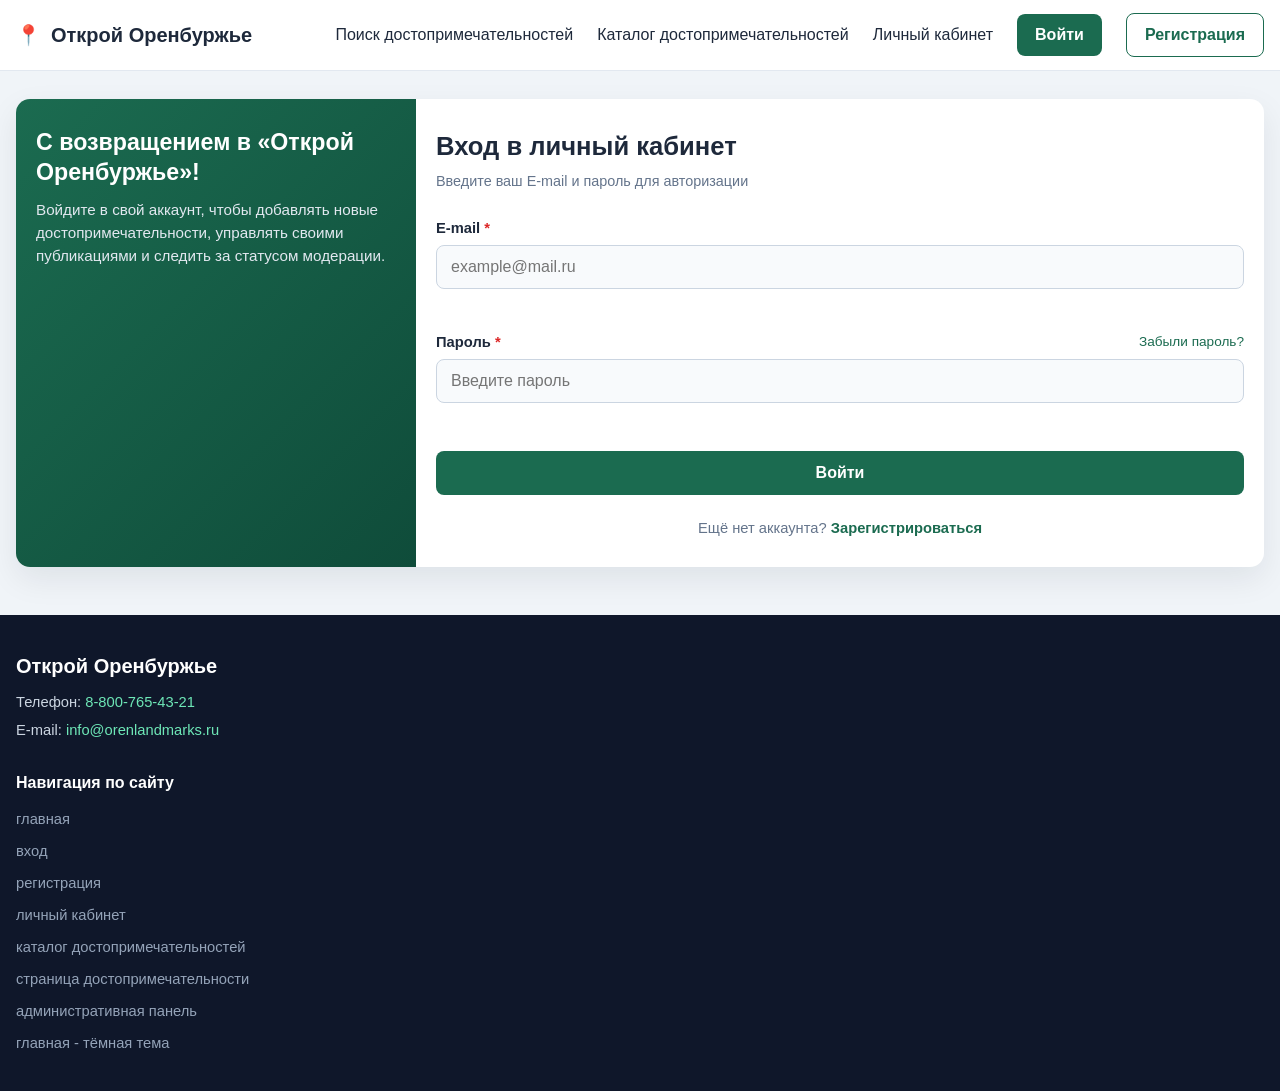
<file: loginn.html>
<!DOCTYPE html>
<html lang="ru">
<head>
    <meta charset="UTF-8">
    <meta name="viewport" content="width=device-width, initial-scale=1.0">
    <title>Вход в личный кабинет — Открой Оренбуржье</title>
    <link rel="stylesheet" href="loggin.css">
</head>
<body>

    <!-- Шапка сайта -->
    <header class="header">
        <div class="container header__inner">
            <a href="index.html" id="logo" class="logo">
                <span class="logo__icon">📍</span>
                <span class="logo__text">Открой Оренбуржье</span>
            </a>

            <!-- Бургер-меню на чистом CSS -->
            <input type="checkbox" id="burger-toggle" class="burger-checkbox" aria-label="Открыть меню">
            <label for="burger-toggle" class="burger-btn">
                <span></span>
                <span></span>
                <span></span>
            </label>

            <nav id="main-nav" class="nav">
                <ul class="nav__list">
                    <li><a href="index.html#search-section" id="go-to-search" class="nav__link">Поиск достопримечательностей</a></li>
                    <li><a href="catalog.html" id="nav-catalog" class="nav__link">Каталог достопримечательностей</a></li>
                    <li><a href="profile.html" id="nav-profile" class="nav__link">Личный кабинет</a></li>
                    <li><a href="login.html" id="nav-login" class="nav__btn nav__btn--primary active">Войти</a></li>
                    <li><a href="register.html" id="nav-register" class="nav__btn nav__btn--outline">Регистрация</a></li>
                </ul>
            </nav>
        </div>
    </header>

    <!-- Основной контент -->
    <main class="main auth-main">
        <div class="container">
            <section class="auth-card auth-card--login">
                <div class="auth-card__info">
                    <h1 class="auth-card__title">С возвращением в «Открой Оренбуржье»!</h1>
                    <p class="auth-card__subtitle">
                        Войдите в свой аккаунт, чтобы добавлять новые достопримечательности, управлять своими публикациями и следить за статусом модерации.
                    </p>
                    <ul class="auth-card__perks">
                        <li>✓ Быстрая загрузка фотографий и координат</li>
                        <li>✓ Доступ к редактированию ваших мест</li>
                        <li>✓ Настройка темы оформления профиля</li>
                    </ul>
                </div>

                <div class="auth-card__form-wrapper">
                    <h2 class="form-heading">Вход в личный кабинет</h2>
                    <p class="form-subheading">Введите ваш E-mail и пароль для авторизации</p>

                    <form id="login-form" class="reg-form" action="profile.html" method="get">
                        
                        <!-- Поле E-mail -->
                        <div class="form-group">
                            <label for="login-email" class="form-label">E-mail <span class="req">*</span></label>
                            <input type="email" id="login-email" name="email" class="form-input" placeholder="example@mail.ru" required>
                            <div class="validation-messages">
                                <span class="msg msg--empty">Введите ваш E-mail</span>
                                <span class="msg msg--invalid">Некорректный формат электронной почты</span>
                                <span class="msg msg--valid">E-mail введён корректно</span>
                            </div>
                        </div>

                        <!-- Поле Пароль -->
                        <div class="form-group">
                            <div class="label-row">
                                <label for="login-password" class="form-label">Пароль <span class="req">*</span></label>
                                <a href="#forgot-modal" id="forgot-password-link" class="forgot-link">Забыли пароль?</a>
                            </div>
                            <input type="password" id="login-password" name="password" class="form-input" placeholder="Введите пароль" minlength="6" required>
                            <div class="validation-messages">
                                <span class="msg msg--empty">Введите пароль</span>
                                <span class="msg msg--invalid">Пароль должен содержать минимум 6 символов</span>
                                <span class="msg msg--valid">Пароль соответствует формату</span>
                            </div>
                        </div>

                        <!-- Кнопка «Войти» -->
                        <button type="submit" id="login-submit" class="btn-submit">Войти</button>

                        <p class="auth-redirect">
                            Ещё нет аккаунта? <a href="register.html">Зарегистрироваться</a>
                        </p>
                    </form>
                </div>
            </section>
        </div>
    </main>

    <!-- Модальное окно восстановления пароля на чистом CSS (:target) -->
    <div id="forgot-modal" class="css-modal">
        <div class="css-modal__content">
            <a href="#" class="css-modal__close" aria-label="Закрыть">&times;</a>
            <h3 class="css-modal__title">Восстановление пароля</h3>
            <p class="css-modal__text">Укажите E-mail, который вы использовали при регистрации. Мы отправим инструкцию для сброса пароля.</p>
            <form action="#" class="reg-form">
                <div class="form-group">
                    <label for="reset-email" class="form-label">Ваш E-mail</label>
                    <input type="email" id="reset-email" class="form-input" placeholder="example@mail.ru" required>
                </div>
                <button type="submit" class="btn-submit">Отправить ссылку</button>
            </form>
        </div>
    </div>

    <!-- Подвал сайта -->
    <footer id="footer" class="footer">
        <div class="container footer__inner">
            <div class="footer__contacts">
                <div class="footer__brand">Открой Оренбуржье</div>
                <p>Телефон: <a href="tel:88007654321">8-800-765-43-21</a></p>
                <p>E-mail: <a href="mailto:info@orenlandmarks.ru">info@orenlandmarks.ru</a></p>
            </div>

            <div class="footer__nav">
                <h3 class="footer__title">Навигация по сайту</h3>
                <ul class="footer__list">
                    <li><a href="index.html">главная</a></li>
                    <li><a href="login.html">вход</a></li>
                    <li><a href="register.html">регистрация</a></li>
                    <li><a href="profile.html">личный кабинет</a></li>
                    <li><a href="catalog.html">каталог достопримечательностей</a></li>
                    <li><a href="landmark.html">страница достопримечательности</a></li>
                    <li><a href="admin.html">административная панель</a></li>
                    <li><a href="index_dark.html">главная - тёмная тема</a></li>
                </ul>
            </div>
        </div>
    </footer>

</body>
</html>
</file>
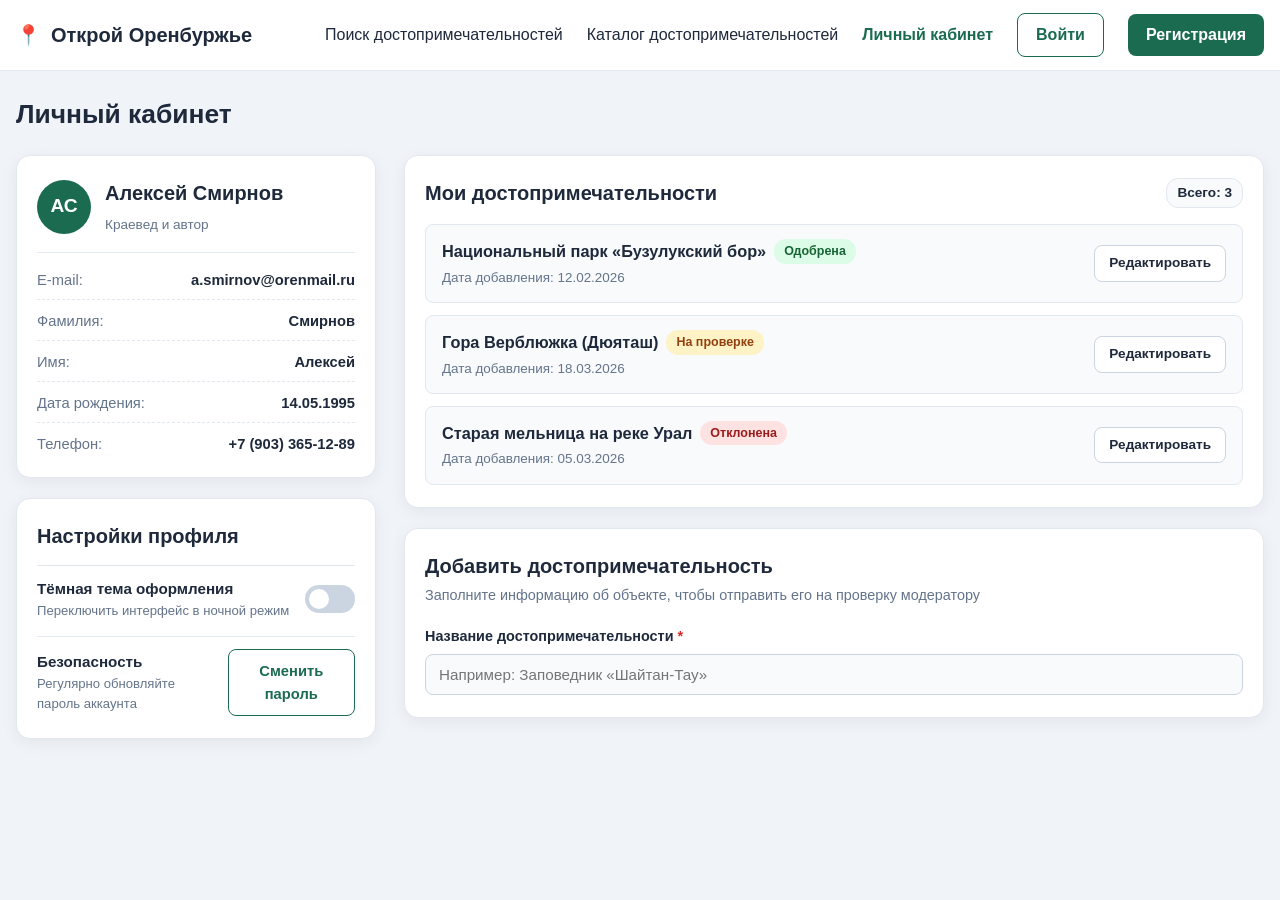
<file: profile.html>
<!DOCTYPE html>
<html lang="ru">
<head>
    <meta charset="UTF-8">
    <meta name="viewport" content="width=device-width, initial-scale=1.0">
    <title>Личный кабинет — Открой Оренбуржье</title>
    <link rel="stylesheet" href="proofile.css">
</head>
<body>

    <div id="profile-page" class="page-wrapper">

        <!-- Шапка сайта -->
        <header class="header">
            <div class="container header__inner">
                <a href="index.html" id="logo" class="logo">
                    <span class="logo__icon">📍</span>
                    <span class="logo__text">Открой Оренбуржье</span>
                </a>

                <!-- Бургер-меню на чистом CSS -->
                <input type="checkbox" id="burger-toggle" class="burger-checkbox" aria-label="Открыть меню">
                <label for="burger-toggle" class="burger-btn">
                    <span></span>
                    <span></span>
                    <span></span>
                </label>

                <nav id="main-nav" class="nav">
                    <ul class="nav__list">
                        <li><a href="index.html#search-section" id="go-to-search" class="nav__link">Поиск достопримечательностей</a></li>
                        <li><a href="catalog.html" id="nav-catalog" class="nav__link">Каталог достопримечательностей</a></li>
                        <li><a href="profile.html" id="nav-profile" class="nav__link active">Личный кабинет</a></li>
                        <li><a href="login.html" id="nav-login" class="nav__btn nav__btn--outline">Войти</a></li>
                        <li><a href="register.html" id="nav-register" class="nav__btn nav__btn--primary">Регистрация</a></li>
                    </ul>
                </nav>
            </div>
        </header>

        <!-- Основной контент -->
        <main class="main profile-main">
            <div class="container">
                <h1 class="page-title">Личный кабинет</h1>

                <div class="profile-layout">

                    <!-- Левая колонка: Данные пользователя и Настройки -->
                    <div class="profile-sidebar">

                        <!-- 4.1. Информация о пользователе -->
                        <section id="user-info" class="card">
                            <div class="user-header">
                                <div class="user-avatar" aria-hidden="true">АС</div>
                                <div>
                                    <h2 class="card__title">Алексей Смирнов</h2>
                                    <span class="user-role">Краевед и автор</span>
                                </div>
                            </div>

                            <ul class="user-details">
                                <li>
                                    <span class="detail-label">E-mail:</span>
                                    <span class="detail-value">a.smirnov@orenmail.ru</span>
                                </li>
                                <li>
                                    <span class="detail-label">Фамилия:</span>
                                    <span class="detail-value">Смирнов</span>
                                </li>
                                <li>
                                    <span class="detail-label">Имя:</span>
                                    <span class="detail-value">Алексей</span>
                                </li>
                                <li>
                                    <span class="detail-label">Дата рождения:</span>
                                    <span class="detail-value">14.05.1995</span>
                                </li>
                                <li>
                                    <span class="detail-label">Телефон:</span>
                                    <span class="detail-value">+7 (903) 365-12-89</span>
                                </li>
                            </ul>
                        </section>

                        <!-- 4.4. Настройки профиля -->
                        <section id="profile-settings" class="card">
                            <h2 class="card__title">Настройки профиля</h2>

                            <div class="settings-list">
                                <!-- Переключатель темы на чистом CSS -->
                                <div class="setting-item">
                                    <div class="setting-item__info">
                                        <span class="setting-item__name">Тёмная тема оформления</span>
                                        <span class="setting-item__desc">Переключить интерфейс в ночной режим</span>
                                    </div>
                                    <label class="theme-switch" for="theme-toggle" title="Переключить тему">
                                        <input type="checkbox" id="theme-toggle" class="theme-switch__checkbox">
                                        <span class="theme-switch__slider"></span>
                                    </label>
                                </div>

                                <!-- Кнопка смены пароля -->
                                <div class="setting-item">
                                    <div class="setting-item__info">
                                        <span class="setting-item__name">Безопасность</span>
                                        <span class="setting-item__desc">Регулярно обновляйте пароль аккаунта</span>
                                    </div>
                                    <a href="#password-modal" id="change-password-btn" class="btn btn--outline">Сменить пароль</a>
                                </div>
                            </div>
                        </section>

                    </div>

                    <!-- Правая колонка: Мои достопримечательности и Форма добавления -->
                    <div class="profile-content">

                        <!-- 4.2. Мои достопримечательности -->
                        <section id="my-landmarks" class="card">
                            <div class="card__header">
                                <h2 class="card__title">Мои достопримечательности</h2>
                                <span class="badge-count">Всего: 3</span>
                            </div>

                            <div class="my-landmarks-list">
                                <!-- Элемент 1: Одобрена -->
                                <article class="my-landmark-item">
                                    <div class="my-landmark-item__info">
                                        <div class="my-landmark-item__top">
                                            <h3 class="my-landmark-item__title">Национальный парк «Бузулукский бор»</h3>
                                            <span class="status-badge status-badge--approved">Одобрена</span>
                                        </div>
                                        <p class="my-landmark-item__date">Дата добавления: 12.02.2026</p>
                                    </div>
                                    <a href="#add-landmark-form" class="btn btn--small">Редактировать</a>
                                </article>

                                <!-- Элемент 2: На проверке -->
                                <article class="my-landmark-item">
                                    <div class="my-landmark-item__info">
                                        <div class="my-landmark-item__top">
                                            <h3 class="my-landmark-item__title">Гора Верблюжка (Дюяташ)</h3>
                                            <span class="status-badge status-badge--pending">На проверке</span>
                                        </div>
                                        <p class="my-landmark-item__date">Дата добавления: 18.03.2026</p>
                                    </div>
                                    <a href="#add-landmark-form" class="btn btn--small">Редактировать</a>
                                </article>

                                <!-- Элемент 3: Отклонена -->
                                <article class="my-landmark-item">
                                    <div class="my-landmark-item__info">
                                        <div class="my-landmark-item__top">
                                            <h3 class="my-landmark-item__title">Старая мельница на реке Урал</h3>
                                            <span class="status-badge status-badge--rejected">Отклонена</span>
                                        </div>
                                        <p class="my-landmark-item__date">Дата добавления: 05.03.2026</p>
                                    </div>
                                    <a href="#add-landmark-form" class="btn btn--small">Редактировать</a>
                                </article>
                            </div>
                        </section>

                        <!-- 4.3. Форма добавления достопримечательности -->
                        <section class="card">
                            <h2 class="card__title">Добавить достопримечательность</h2>
                            <p class="card__subtitle">Заполните информацию об объекте, чтобы отправить его на проверку модератору</p>

                            <form id="add-landmark-form" class="landmark-form" action="#my-landmarks" method="get">
                                
                                <!-- Название достопримечательности -->
                                <div class="form-group">
                                    <label for="landmark-title" class="form-label">Название достопримечательности <span class="req">*</span></label>
                                    <input type="text" id="landmark-title" name="title" class="form-input" placeholder="Например: Заповедник «Шайтан-Тау»" required>
</file>
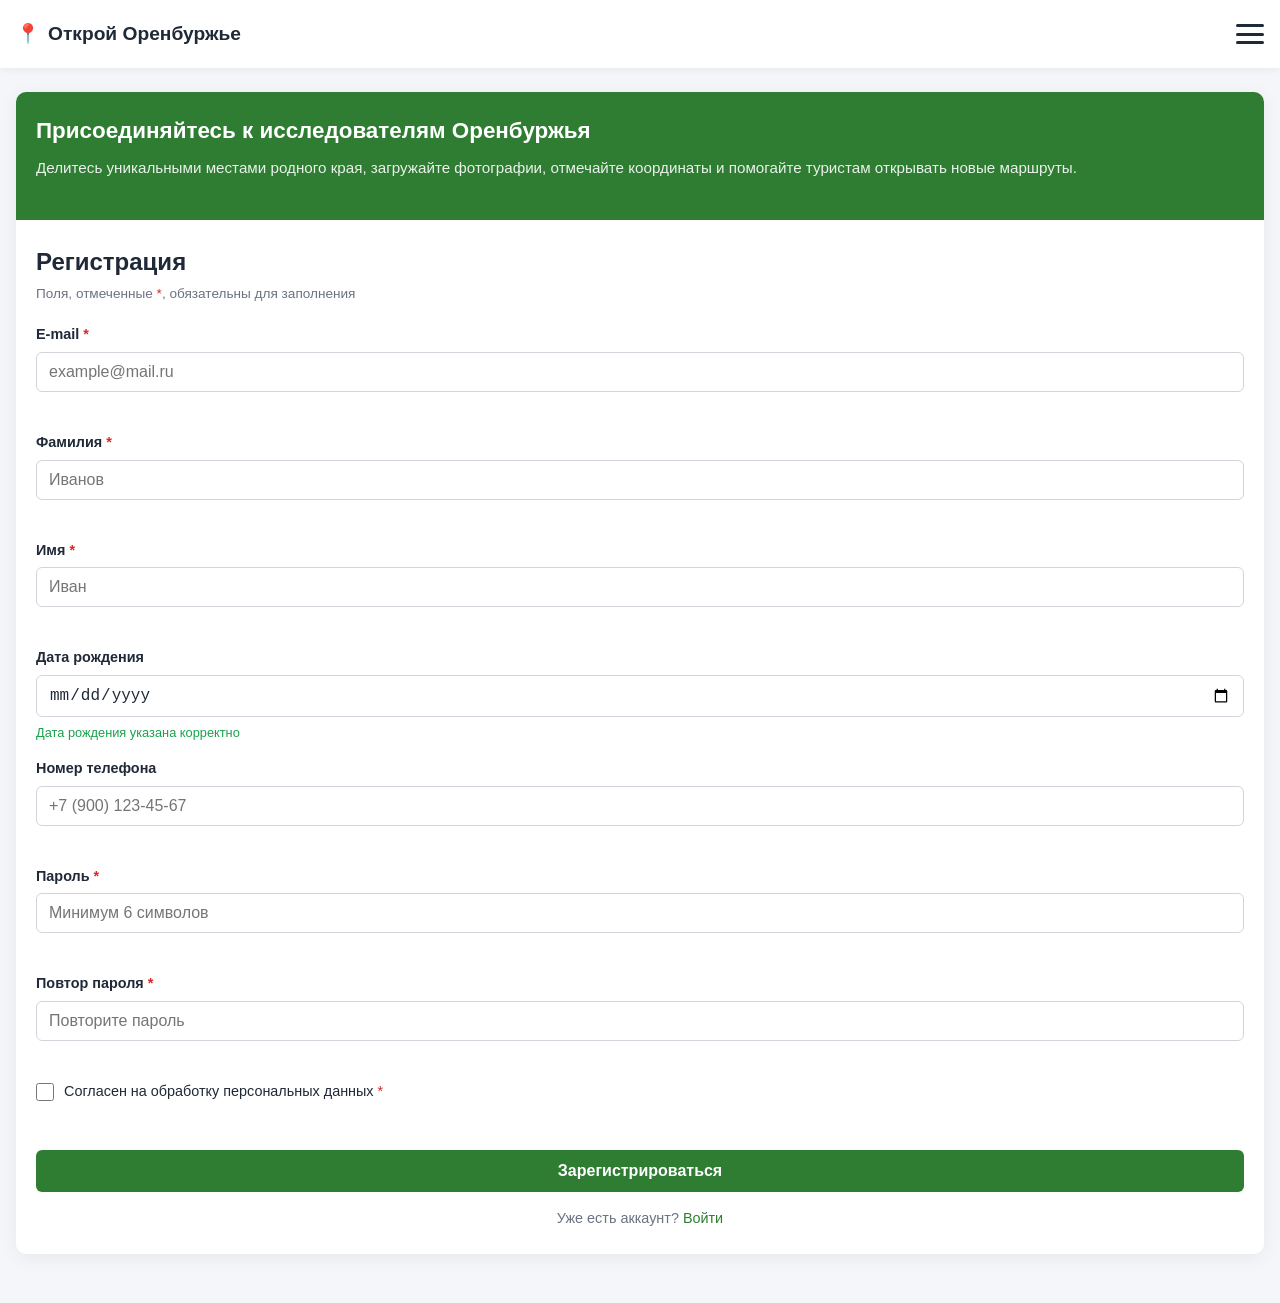
<file: reg.html>
<!DOCTYPE html>
<html lang="ru">
<head>
    <meta charset="UTF-8">
    <meta name="viewport" content="width=device-width, initial-scale=1.0">
    <title>Регистрация — Открой Оренбуржье</title>
    <link rel="stylesheet" href="reg.css">
</head>
<body>

    <!-- Шапка сайта (единая для всех страниц) -->
    <header class="header">
        <div class="container header__inner">
            <a href="index.html" id="logo" class="logo">
                <span class="logo__icon">📍</span>
                <span class="logo__text">Открой Оренбуржье</span>
            </a>

            <!-- Бургер-меню на чистом CSS -->
            <input type="checkbox" id="burger-toggle" class="burger-checkbox" aria-label="Открыть меню">
            <label for="burger-toggle" class="burger-btn">
                <span></span>
                <span></span>
                <span></span>
            </label>

            <nav id="main-nav" class="nav">
                <ul class="nav__list">
                    <li><a href="index.html#search-section" id="go-to-search" class="nav__link">Поиск достопримечательностей</a></li>
                    <li><a href="catalog.html" id="nav-catalog" class="nav__link">Каталог достопримечательностей</a></li>
                    <li><a href="profile.html" id="nav-profile" class="nav__link">Личный кабинет</a></li>
                    <li><a href="login.html" id="nav-login" class="nav__btn nav__btn--outline">Войти</a></li>
                    <li><a href="register.html" id="nav-register" class="nav__btn nav__btn--primary active">Регистрация</a></li>
                </ul>
            </nav>
        </div>
    </header>

    <!-- Основной контент -->
    <main class="main auth-main">
        <div class="container">
            <section class="auth-card">
                <div class="auth-card__info">
                    <h1 class="auth-card__title">Присоединяйтесь к исследователям Оренбуржья</h1>
                    <p class="auth-card__subtitle">
                        Делитесь уникальными местами родного края, загружайте фотографии, отмечайте координаты и помогайте туристам открывать новые маршруты.
                    </p>
                    <ul class="auth-card__perks">
                        <li>✓ Добавление новых достопримечательностей</li>
                        <li>✓ Ведение личной коллекции маршрутов</li>
                        <li>✓ Оценка мест и публикация отзывов</li>
                    </ul>
                </div>

                <div class="auth-card__form-wrapper">
                    <h2 class="form-heading">Регистрация</h2>
                    <p class="form-subheading">Поля, отмеченные <span class="req">*</span>, обязательны для заполнения</p>

                    <form id="register-form" class="reg-form" action="profile.html" method="get">
                        
                        <!-- E-mail (обязательное) -->
                        <div class="form-group">
                            <label for="reg-email" class="form-label">E-mail <span class="req">*</span></label>
                            <input type="email" id="reg-email" name="email" class="form-input" placeholder="example@mail.ru" required>
                            <div class="validation-messages">
                                <span class="msg msg--empty">Поле E-mail обязательно для заполнения</span>
                                <span class="msg msg--invalid">Введите корректный адрес электронной почты (например, user@domain.ru)</span>
                                <span class="msg msg--valid">E-mail заполнен корректно</span>
                            </div>
                        </div>

                        <!-- Фамилия и Имя (группируются в 2 колонки на десктопе) -->
                        <div class="form-row">
                            <div class="form-group">
                                <label for="reg-lastname" class="form-label">Фамилия <span class="req">*</span></label>
                                <input type="text" id="reg-lastname" name="lastname" class="form-input" placeholder="Иванов" pattern="[А-Яа-яЁёA-Za-z\s\-]{2,}" required>
                                <div class="validation-messages">
                                    <span class="msg msg--empty">Укажите вашу фамилию</span>
                                    <span class="msg msg--invalid">Минимум 2 буквы, без цифр и спецсимволов</span>
                                    <span class="msg msg--valid">Фамилия указана корректно</span>
                                </div>
                            </div>

                            <div class="form-group">
                                <label for="reg-firstname" class="form-label">Имя <span class="req">*</span></label>
                                <input type="text" id="reg-firstname" name="firstname" class="form-input" placeholder="Иван" pattern="[А-Яа-яЁёA-Za-z\s\-]{2,}" required>
                                <div class="validation-messages">
                                    <span class="msg msg--empty">Укажите ваше имя</span>
                                    <span class="msg msg--invalid">Минимум 2 буквы, без цифр и спецсимволов</span>
                                    <span class="msg msg--valid">Имя указано корректно</span>
                                </div>
                            </div>
                        </div>

                        <!-- Дата рождения и Телефон (необязательные, в 2 колонки на десктопе) -->
                        <div class="form-row">
                            <div class="form-group">
                                <label for="reg-birthdate" class="form-label">Дата рождения</label>
                                <input type="date" id="reg-birthdate" name="birthdate" class="form-input" min="1920-01-01" max="2010-12-31">
                                <div class="validation-messages">
                                    <span class="msg msg--invalid">Выберите корректную дату (возраст от 16 лет)</span>
                                    <span class="msg msg--valid">Дата рождения указана корректно</span>
                                </div>
                            </div>

                            <div class="form-group">
                                <label for="reg-phone" class="form-label">Номер телефона</label>
                                <input type="tel" id="reg-phone" name="phone" class="form-input" placeholder="+7 (900) 123-45-67" pattern="^(\+7|8)[\s\-]?\(?\d{3}\)?[\s\-]?\d{3}[\s\-]?\d{2}[\s\-]?\d{2}$">
                                <div class="validation-messages">
                                    <span class="msg msg--invalid">Формат: +7 (900) 123-45-67 или 89001234567</span>
                                    <span class="msg msg--valid">Номер телефона заполнен корректно</span>
                                </div>
                            </div>
                        </div>

                        <!-- Пароль и Повтор пароля -->
                        <div class="form-row">
                            <div class="form-group">
                                <label for="reg-password" class="form-label">Пароль <span class="req">*</span></label>
                                <input type="password" id="reg-password" name="password" class="form-input" placeholder="Минимум 6 символов" minlength="6" required>
                                <div class="validation-messages">
                                    <span class="msg msg--empty">Придумайте пароль</span>
                                    <span class="msg msg--invalid">Пароль должен содержать минимум 6 символов</span>
                                    <span class="msg msg--valid">Надёжный пароль</span>
                                </div>
                            </div>

                            <div class="form-group">
                                <label for="reg-password-confirm" class="form-label">Повтор пароля <span class="req">*</span></label>
                                <input type="password" id="reg-password-confirm" name="password_confirm" class="form-input" placeholder="Повторите пароль" minlength="6" required>
                                <div class="validation-messages">
                                    <span class="msg msg--empty">Повторите введённый пароль</span>
                                    <span class="msg msg--invalid">Длина пароля должна быть не менее 6 символов</span>
                                    <span class="msg msg--valid">Поле заполнено корректно</span>
                                </div>
                            </div>
                        </div>

                        <!-- Чекбокс согласия (обязательный) -->
                        <div class="form-group form-group--checkbox">
                            <label class="checkbox-label" for="reg-consent">
                                <input type="checkbox" id="reg-consent" name="consent" class="form-checkbox" required>
                                <span>Согласен на обработку персональных данных <span class="req">*</span></span>
                            </label>
                            <div class="validation-messages">
                                <span class="msg msg--empty">Необходимо дать согласие на обработку данных</span>
                                <span class="msg msg--valid">Согласие подтверждено</span>
                            </div>
                        </div>

                        <!-- Кнопка отправки -->
                        <button type="submit" id="reg-submit" class="btn-submit">Зарегистрироваться</button>

                        <p class="auth-redirect">
                            Уже есть аккаунт? <a href="login.html">Войти</a>
                        </p>
                    </form>
                </div>
            </section>
        </div>
    </main>
</file>
<file: loggin.css>
/* ==========================================================================
   БАЗОВЫЕ НАСТРОЙКИ И ЦВЕТОВАЯ ПАЛИТРА
   ========================================================================== */
   :root {
    --bg-page: #f0f4f8;
    --bg-card: #ffffff;
    --primary: #1b6b50;         /* Глубокий изумрудно-хвойный (Бузулукский бор) */
    --primary-hover: #134e3a;
    --accent-gold: #d97706;     /* Степной янтарный акцент */
    --text-dark: #1e293b;
    --text-gray: #64748b;
    --border-light: #cbd5e1;
    
    --valid-color: #16a34a;
    --invalid-color: #dc2626;
    --warn-color: #d97706;
    
    --radius-lg: 14px;
    --radius-sm: 8px;
    --shadow-card: 0 12px 32px rgba(15, 23, 42, 0.08);
    --transition: 0.25s ease;
}

* {
    box-sizing: border-box;
    margin: 0;
    padding: 0;
}

body {
    font-family: 'Segoe UI', Tahoma, Geneva, Verdana, sans-serif;
    background-color: var(--bg-page);
    color: var(--text-dark);
    line-height: 1.5;
    min-height: 100vh;
    display: flex;
    flex-direction: column;
}

a {
    color: var(--primary);
    text-decoration: none;
    transition: color var(--transition);
}

a:hover {
    color: var(--primary-hover);
}

.container {
    width: 100%;
    max-width: 1280px;
    margin: 0 auto;
    padding: 0 16px;
}

/* ==========================================================================
   ШАПКА САЙТА И БУРГЕР-МЕНЮ (ЧИСТЫЙ CSS БЕЗ JS)
   ========================================================================== */
.header {
    background-color: var(--bg-card);
    border-bottom: 1px solid #e2e8f0;
    position: sticky;
    top: 0;
    z-index: 100;
}

.header__inner {
    display: flex;
    align-items: center;
    justify-content: space-between;
    min-height: 70px;
    flex-wrap: wrap;
}

.logo {
    display: flex;
    align-items: center;
    gap: 10px;
    font-size: 1.25rem;
    font-weight: 700;
    color: var(--text-dark);
}

.burger-checkbox {
    display: none;
}

.burger-btn {
    display: flex;
    flex-direction: column;
    justify-content: space-between;
    width: 28px;
    height: 20px;
    cursor: pointer;
}

.burger-btn span {
    display: block;
    height: 3px;
    width: 100%;
    background-color: var(--text-dark);
    border-radius: 3px;
    transition: var(--transition);
}

.nav {
    display: none;
    width: 100%;
    padding: 16px 0;
    border-top: 1px solid #e2e8f0;
}

.burger-checkbox:checked ~ .nav {
    display: block;
}

.burger-checkbox:checked + .burger-btn span:nth-child(1) {
    transform: translateY(8.5px) rotate(45deg);
}
.burger-checkbox:checked + .burger-btn span:nth-child(2) {
    opacity: 0;
}
.burger-checkbox:checked + .burger-btn span:nth-child(3) {
    transform: translateY(-8.5px) rotate(-45deg);
}

.nav__list {
    list-style: none;
    display: flex;
    flex-direction: column;
    gap: 12px;
}

.nav__link {
    color: var(--text-dark);
    font-weight: 500;
    display: block;
    padding: 6px 0;
}

.nav__btn {
    display: inline-block;
    padding: 9px 18px;
    border-radius: var(--radius-sm);
    font-weight: 600;
    text-align: center;
}

.nav__btn--outline {
    border: 1.5px solid var(--primary);
    color: var(--primary);
}

.nav__btn--outline:hover {
    background-color: var(--primary);
    color: #ffffff;
}

.nav__btn--primary {
    background-color: var(--primary);
    color: #ffffff;
}

.nav__btn--primary:hover {
    background-color: var(--primary-hover);
    color: #ffffff;
}

/* ==========================================================================
   ОСНОВНОЙ БЛОК ВХОДА (MOBILE-FIRST 360px)
   ========================================================================== */
.auth-main {
    flex: 1;
    display: flex;
    align-items: center;
    padding: 28px 0 48px;
}

.auth-card {
    background-color: var(--bg-card);
    border-radius: var(--radius-lg);
    box-shadow: var(--shadow-card);
    overflow: hidden;
    display: flex;
    flex-direction: column;
    width: 100%;
}

.auth-card__info {
    background: linear-gradient(135deg, var(--primary) 0%, #0f4c3a 100%);
    color: #ffffff;
    padding: 28px 20px;
}

.auth-card__title {
    font-size: 1.45rem;
    line-height: 1.3;
    margin-bottom: 12px;
}

.auth-card__subtitle {
    font-size: 0.95rem;
    color: #e2e8f0;
}

.auth-card__perks {
    display: none;
    list-style: none;
    margin-top: 24px;
    gap: 12px;
    font-size: 0.95rem;
    color: #f8fafc;
}

.auth-card__form-wrapper {
    padding: 28px 20px;
}

.form-heading {
    font-size: 1.6rem;
    color: var(--text-dark);
    margin-bottom: 6px;
}

.form-subheading {
    font-size: 0.9rem;
    color: var(--text-gray);
    margin-bottom: 24px;
}

.req {
    color: var(--invalid-color);
}

/* ==========================================================================
   ПОЛЯ ФОРМЫ И ВАЛИДАЦИЯ НА ЧИСТОМ CSS
   ========================================================================== */
.reg-form {
    display: flex;
    flex-direction: column;
    gap: 18px;
}

.form-group {
    display: flex;
    flex-direction: column;
    gap: 6px;
}

.label-row {
    display: flex;
    justify-content: space-between;
    align-items: center;
    gap: 8px;
}

.form-label {
    font-size: 0.92rem;
    font-weight: 600;
    color: var(--text-dark);
}

.forgot-link {
    font-size: 0.85rem;
    font-weight: 500;
    color: var(--primary);
}

.forgot-link:hover {
    text-decoration: underline;
}

.form-input {
    width: 100%;
    padding: 12px 14px;
    font-size: 1rem;
    border: 1.5px solid var(--border-light);
    border-radius: var(--radius-sm);
    background-color: #f8fafc;
    color: var(--text-dark);
    transition: all var(--transition);
}

.form-input:focus {
    outline: none;
    background-color: #ffffff;
    border-color: var(--primary);
    box-shadow: 0 0 0 3px rgba(27, 107, 80, 0.15);
}

/* Сообщения валидации */
.validation-messages {
    min-height: 18px;
    font-size: 0.82rem;
}

.msg {
    display: none;
}

.form-input:not(:placeholder-shown):valid {
    border-color: var(--valid-color);
    background-color: #f0fdf4;
}

.form-input:not(:placeholder-shown):valid + .validation-messages .msg--valid {
    display: block;
    color: var(--valid-color);
}

.form-input:not(:placeholder-shown):invalid {
    border-color: var(--invalid-color);
    background-color: #fef2f2;
}

.form-input:not(:placeholder-shown):invalid + .validation-messages .msg--invalid {
    display: block;
    color: var(--invalid-color);
}

.form-input:required:placeholder-shown:user-invalid + .validation-messages .msg--empty {
    display: block;
    color: var(--warn-color);
}

.btn-submit {
    margin-top: 6px;
    padding: 13px 24px;
    background-color: var(--primary);
    color: #ffffff;
    font-size: 1rem;
    font-weight: 600;
    border: none;
    border-radius: var(--radius-sm);
    cursor: pointer;
    transition: background-color var(--transition), transform 0.1s ease;
}

.btn-submit:hover {
    background-color: var(--primary-hover);
}

.btn-submit:active {
    transform: scale(0.99);
}

.auth-redirect {
    text-align: center;
    font-size: 0.92rem;
    color: var(--text-gray);
    margin-top: 4px;
}

.auth-redirect a {
    font-weight: 600;
}

/* ==========================================================================
   МОДАЛЬНОЕ ОКНО «ЗАБЫЛИ ПАРОЛЬ?» НА ЧИСТОМ CSS (:target)
   ========================================================================== */
.css-modal {
    position: fixed;
    inset: 0;
    background-color: rgba(15, 23, 42, 0.6);
    display: flex;
    align-items: center;
    justify-content: center;
    padding: 16px;
    opacity: 0;
    pointer-events: none;
    transition: opacity var(--transition);
    z-index: 200;
}

.css-modal:target {
    opacity: 1;
    pointer-events: auto;
}

.css-modal__content {
    background-color: var(--bg-card);
    border-radius: var(--radius-lg);
    padding: 28px 24px;
    width: 100%;
    max-width: 420px;
    position: relative;
    box-shadow: 0 20px 40px rgba(0, 0, 0, 0.2);
}

.css-modal__close {
    position: absolute;
    top: 12px;
    right: 16px;
    font-size: 1.7rem;
    line-height: 1;
    color: var(--text-gray);
}

.css-modal__close:hover {
    color: var(--text-dark);
}

.css-modal__title {
    font-size: 1.3rem;
    margin-bottom: 8px;
}

.css-modal__text {
    font-size: 0.9rem;
    color: var(--text-gray);
    margin-bottom: 18px;
}

/* ==========================================================================
   ПОДВАЛ САЙТА
   ========================================================================== */
.footer {
    background-color: #0f172a;
    color: #cbd5e1;
    padding: 36px 0;
    margin-top: auto;
}

.footer__inner {
    display: flex;
    flex-direction: column;
    gap: 24px;
}

.footer__brand {
    font-size: 1.25rem;
    font-weight: 700;
    color: #ffffff;
    margin-bottom: 10px;
}

.footer__contacts p {
    font-size: 0.92rem;
    margin-bottom: 6px;
}

.footer__contacts a {
    color: #6ee7b7;
}

.footer__title {
    font-size: 1rem;
    color: #ffffff;
    margin-bottom: 12px;
}

.footer__list {
    list-style: none;
    display: grid;
    grid-template-columns: 1fr;
    gap: 8px;
}

.footer__list a {
    color: #94a3b8;
    font-size: 0.92rem;
}

.footer__list a:hover {
    color: #ffffff;
}

/* ==========================================================================
   АДАПТИВНОСТЬ ДЛЯ ДЕСКТОПА (ОТ 992px ДО 1920px)
   ========================================================================== */
@media (min-width: 992px) {
    /* 1. Разворачиваем бургер-меню в горизонтальную панель */
    .burger-btn {
        display: none;
    }

    .nav {
        display: block;
        width: auto;
        padding: 0;
        border-top: none;
    }

    .nav__list {
        flex-direction: row;
        align-items: center;
        gap: 24px;
    }

    /* 2. Перестраиваем карточку входа в 2 колонки */
    .auth-card {
        display: grid;
        grid-template-columns: 400px 1fr;
</file>
<file: proofile.css>
:root {
    --bg-page: #f0f4f8;
    --bg-card: #ffffff;
    --bg-subtle: #f8fafc;
    --primary: #1b6b50;
    --primary-hover: #134e3a;
    --text-dark: #1e293b;
    --text-gray: #64748b;
    --border-color: #cbd5e1;
    --border-soft: #e2e8f0;
    
    --radius-lg: 14px;
    --radius-sm: 8px;
    --shadow-sm: 0 4px 16px rgba(15, 23, 42, 0.06);
    --transition: 0.25s ease;
}

/* Автоматическое переключение в тёмную тему при активации #theme-toggle */
.page-wrapper:has(#theme-toggle:checked) {
    --bg-page: #0f172a;
    --bg-card: #1e293b;
    --bg-subtle: #0f172a;
    --primary: #10b981;
    --primary-hover: #059669;
    --text-dark: #f1f5f9;
    --text-gray: #94a3b8;
    --border-color: #334155;
    --border-soft: #334155;
    --shadow-sm: 0 4px 20px rgba(0, 0, 0, 0.35);
}

* {
    box-sizing: border-box;
    margin: 0;
    padding: 0;
}

body {
    font-family: 'Segoe UI', Tahoma, Geneva, Verdana, sans-serif;
    line-height: 1.5;
}

.page-wrapper {
    background-color: var(--bg-page);
    color: var(--text-dark);
    min-height: 100vh;
    display: flex;
    flex-direction: column;
    transition: background-color var(--transition), color var(--transition);
}

a {
    color: var(--primary);
    text-decoration: none;
    transition: color var(--transition);
}

.container {
    width: 100%;
    max-width: 1320px;
    margin: 0 auto;
    padding: 0 16px;
}

/* ==========================================================================
   2. ШАПКА САЙТА И МОБИЛЬНОЕ БУРГЕР-МЕНЮ
   ========================================================================== */
.header {
    background-color: var(--bg-card);
    border-bottom: 1px solid var(--border-soft);
    position: sticky;
    top: 0;
    z-index: 100;
}

.header__inner {
    display: flex;
    align-items: center;
    justify-content: space-between;
    min-height: 70px;
    flex-wrap: wrap;
}

.logo {
    display: flex;
    align-items: center;
    gap: 10px;
    font-size: 1.25rem;
    font-weight: 700;
    color: var(--text-dark);
}

.burger-checkbox {
    display: none;
}

.burger-btn {
    display: flex;
    flex-direction: column;
    justify-content: space-between;
    width: 28px;
    height: 20px;
    cursor: pointer;
}

.burger-btn span {
    display: block;
    height: 3px;
    width: 100%;
    background-color: var(--text-dark);
    border-radius: 3px;
    transition: var(--transition);
}

.nav {
    display: none;
    width: 100%;
    padding: 16px 0;
    border-top: 1px solid var(--border-soft);
}

.burger-checkbox:checked ~ .nav {
    display: block;
}

.burger-checkbox:checked + .burger-btn span:nth-child(1) {
    transform: translateY(8.5px) rotate(45deg);
}
.burger-checkbox:checked + .burger-btn span:nth-child(2) {
    opacity: 0;
}
.burger-checkbox:checked + .burger-btn span:nth-child(3) {
    transform: translateY(-8.5px) rotate(-45deg);
}

.nav__list {
    list-style: none;
    display: flex;
    flex-direction: column;
    gap: 12px;
}

.nav__link {
    color: var(--text-dark);
    font-weight: 500;
    display: block;
    padding: 6px 0;
}

.nav__link.active {
    color: var(--primary);
    font-weight: 700;
}

.nav__btn {
    display: inline-block;
    padding: 9px 18px;
    border-radius: var(--radius-sm);
    font-weight: 600;
    text-align: center;
}

.nav__btn--outline {
    border: 1.5px solid var(--primary);
    color: var(--primary);
}

.nav__btn--primary {
    background-color: var(--primary);
    color: #ffffff;
}

/* ==========================================================================
   3. СЕТКА ЛИЧНОГО КАБИНЕТА И КАРТОЧКИ
   ========================================================================== */
.profile-main {
    flex: 1;
    padding: 24px 0 48px;
}

.page-title {
    font-size: 1.65rem;
    margin-bottom: 20px;
}

.profile-layout {
    display: flex;
    flex-direction: column; /* На мобильных: 1 колонка */
    gap: 20px;
}

.profile-sidebar,
.profile-content {
    display: flex;
    flex-direction: column;
    gap: 20px;
}

.card {
    background-color: var(--bg-card);
    border-radius: var(--radius-lg);
    padding: 22px 20px;
    box-shadow: var(--shadow-sm);
    border: 1px solid var(--border-soft);
}

.card__header {
    display: flex;
    justify-content: space-between;
    align-items: center;
    margin-bottom: 16px;
}

.card__title {
    font-size: 1.25rem;
    margin-bottom: 4px;
}

.card__header .card__title {
    margin-bottom: 0;
}

.card__subtitle {
    font-size: 0.9rem;
    color: var(--text-gray);
    margin-bottom: 20px;
}

/* ==========================================================================
   4. ИНФОРМАЦИЯ О ПОЛЬЗОВАТЕЛЕ И НАСТРОЙКИ
   ========================================================================== */
.user-header {
    display: flex;
    align-items: center;
    gap: 14px;
    padding-bottom: 16px;
    margin-bottom: 16px;
    border-bottom: 1px solid var(--border-soft);
}

.user-avatar {
    width: 54px;
    height: 54px;
    border-radius: 50%;
    background-color: var(--primary);
    color: #ffffff;
    font-weight: 700;
    font-size: 1.2rem;
    display: flex;
    align-items: center;
    justify-content: center;
    flex-shrink: 0;
}

.user-role {
    font-size: 0.85rem;
    color: var(--text-gray);
}

.user-details {
    list-style: none;
    display: flex;
    flex-direction: column;
    gap: 10px;
    font-size: 0.92rem;
}

.user-details li {
    display: flex;
    justify-content: space-between;
    gap: 12px;
    padding-bottom: 8px;
    border-bottom: 1px dashed var(--border-soft);
}

.user-details li:last-child {
    border-bottom: none;
    padding-bottom: 0;
}

.detail-label {
    color: var(--text-gray);
}

.detail-value {
    font-weight: 600;
    text-align: right;
}

/* Настройки и переключатель темы */
.settings-list {
    margin-top: 14px;
    display: flex;
    flex-direction: column;
    gap: 16px;
}

.setting-item {
    display: flex;
    justify-content: space-between;
    align-items: center;
    gap: 12px;
    padding-top: 12px;
    border-top: 1px solid var(--border-soft);
}

.setting-item__info {
    display: flex;
    flex-direction: column;
}

.setting-item__name {
    font-weight: 600;
    font-size: 0.95rem;
}

.setting-item__desc {
    font-size: 0.82rem;
    color: var(--text-gray);
}

.theme-switch {
    position: relative;
    display: inline-block;
    width: 50px;
    height: 28px;
    flex-shrink: 0;
    cursor: pointer;
}

.theme-switch__checkbox {
    opacity: 0;
    width: 0;
    height: 0;
}

.theme-switch__slider {
    position: absolute;
    inset: 0;
    background-color: #cbd5e1;
    border-radius: 28px;
    transition: var(--transition);
}

.theme-switch__slider::before {
    content: "";
    position: absolute;
    height: 20px;
    width: 20px;
    left: 4px;
    bottom: 4px;
    background-color: #ffffff;
    border-radius: 50%;
    transition: var(--transition);
}

.theme-switch__checkbox:checked + .theme-switch__slider {
    background-color: var(--primary);
}

.theme-switch__checkbox:checked + .theme-switch__slider::before {
    transform: translateX(22px);
}

/* ==========================================================================
   5. МОИ ДОСТОПРИМЕЧАТЕЛЬНОСТИ И СТАТУСЫ МОДЕРАЦИИ
   ========================================================================== */
.badge-count {
    font-size: 0.85rem;
    font-weight: 600;
    background-color: var(--bg-subtle);
    padding: 4px 10px;
    border-radius: 12px;
    border: 1px solid var(--border-soft);
}

.my-landmarks-list {
    display: flex;
    flex-direction: column;
    gap: 12px;
}

.my-landmark-item {
    background-color: var(--bg-subtle);
    border: 1px solid var(--border-soft);
    border-radius: var(--radius-sm);
    padding: 14px 16px;
    display: flex;
    flex-direction: column;
    gap: 12px;
}

.my-landmark-item__top {
    display: flex;
    flex-wrap: wrap;
    align-items: center;
    gap: 8px;
    margin-bottom: 4px;
}

.my-landmark-item__title {
    font-size: 1.02rem;
}

.my-landmark-item__date {
    font-size: 0.84rem;
    color: var(--text-gray);
}

.status-badge {
    font-size: 0.78rem;
    font-weight: 600;
    padding: 3px 10px;
    border-radius: 12px;
}

.status-badge--approved {
    background-color: #dcfce7;
    color: #166534;
}

.status-badge--pending {
    background-color: #fef3c7;
    color: #92400e;
}

.status-badge--rejected {
    background-color: #fee2e2;
    color: #991b1b;
}

/* ==========================================================================
   6. ФОРМА ДОБАВЛЕНИЯ ДОСТОПРИМЕЧАТЕЛЬНОСТИ И КНОПКИ
   ========================================================================== */
.landmark-form {
    display: flex;
    flex-direction: column;
    gap: 16px;
}

.form-row {
    display: flex;
    flex-direction: column;
    gap: 16px;
}

.form-group {
    display: flex;
    flex-direction: column;
    gap: 6px;
    flex: 1;
}

.form-label {
    font-size: 0.9rem;
    font-weight: 600;
}

.req {
    color: #dc2626;
}

.form-input {
    width: 100%;
    padding: 11px 13px;
    font-size: 0.95rem;
    font-family: inherit;
    border: 1.5px solid var(--border-color);
    border-radius: var(--radius-sm);
    background-color: var(--bg-subtle);
    color: var(--text-dark);
    transition: border-color var(--transition);
}

.form-input:focus {
    outline: none;
    border-color: var(--primary);
}

.form-textarea {
    resize: vertical;
    min-height: 100px;
}

.form-file {
    padding: 10px;
    border: 1.5px dashed var(--border-color);
    border-radius: var(--radius-sm);
    background-color: var(--bg-subtle);
    color: var(--text-dark);
    cursor: pointer;
}

.form-hint {
font-size: 0.8rem;
color: var(--text-gray);
}
.btn {
display: inline-block;
padding: 10px 18px;
font-size: 0.92rem;
font-weight: 600;
border-radius: var(--radius-sm);
text-align: center;
cursor: pointer;
border: none;
transition: all var(--transition);
}
.btn--primary {
background-color: var(--primary);
color: #ffffff;
}
.btn--primary:hover {
background-color: var(--primary-hover);
color: #ffffff;
}
.btn--outline {
border: 1.5px solid var(--primary);
color: var(--primary);
background: transparent;
}
.btn--outline:hover {
background-color: var(--primary);
color: #ffffff;
}
.btn--small {
padding: 7px 14px;
font-size: 0.85rem;
background-color: var(--bg-card);
border: 1px solid var(--border-color);
color: var(--text-dark);
}
.btn--small:hover {
border-color: var(--primary);
color: var(--primary);
}
.btn--submit {
padding: 13px 24px;
font-size: 1rem;
margin-top: 4px;
}
/* ==========================================================================
7. МОДАЛЬНОЕ ОКНО СМЕНЫ ПАРОЛЯ (:target)
========================================================================== */
.css-modal {
position: fixed;
inset: 0;
background-color: rgba(15, 23, 42, 0.65);
display: flex;
align-items: center;
justify-content: center;
padding: 16px;
opacity: 0;
pointer-events: none;
transition: opacity var(--transition);
z-index: 200;
}
.css-modal:target {
opacity: 1;
pointer-events: auto;
}
.css-modal__content {
background-color: var(--bg-card);
color: var(--text-dark);
border-radius: var(--radius-lg);
padding: 28px 24px;
width: 100%;
max-width: 420px;
position: relative;
box-shadow: 0 20px 40px rgba(0, 0, 0, 0.25);
}
.css-modal__close {
position: absolute;
top: 12px;
right: 16px;
font-size: 1.7rem;
line-height: 1;
color: var(--text-gray);
}
.css-modal__title {
font-size: 1.25rem;
margin-bottom: 8px;
}
.css-modal__text {
font-size: 0.9rem;
color: var(--text-gray);
margin-bottom: 18px;
}
/* ==========================================================================
8. ПОДВАЛ САЙТА
========================================================================== */
.footer {
background-color: #0f172a;
color: #cbd5e1;
padding: 36px 0;
margin-top: auto;
border-top: 1px solid var(--border-soft);
}
.footer__inner {
display: flex;
flex-direction: column;
gap: 24px;
}
.footer__brand {
font-size: 1.25rem;
font-weight: 700;
color: #ffffff;
margin-bottom: 10px;
}
.footer__contacts p {
font-size: 0.92rem;
margin-bottom: 6px;
}
.footer__contacts a {
color: #6ee7b7;
}
.footer__title {
font-size: 1rem;
color: #ffffff;
margin-bottom: 12px;
}
.footer__list {
list-style: none;
display: grid;
grid-template-columns: 1fr;
gap: 8px;
}
.footer__list a {
color: #94a3b8;
font-size: 0.92rem;
}
.footer__list a:hover {
color: #ffffff;
}
/* ==========================================================================
9. АДАПТИВНОСТЬ (ДЕСКТОП ОТ 992px ДО 1920px)
Структурные изменения при переходе от 360px к 1920px:
1. Бургер-меню превращается в горизонтальную панель навигации.
2. Кабинет перестраивается из 1 колонки в 2 колонки (360px сайдбар + основная колонка).
3. Элементы списка «Мои достопримечательности» выстраиваются в строку с кнопкой справа.
4. Парные поля формы (Категория/Район, Широта/Долгота) встают в 2 колонки.
5. Подвал перестраивается в горизонтальный макет с 2 колонками ссылок.
========================================================================== /
@media (min-width: 992px) {
/ 1. Горизонтальная навигация */
.burger-btn {
display: none;
}
.nav {
display: block;
width: auto;
padding: 0;
border-top: none;
}
.nav__list {
flex-direction: row;
align-items: center;
gap: 24px;
}
/* 2. Двухколоночная структура личного кабинета */
.profile-layout {
display: grid;
grid-template-columns: 360px 1fr;
align-items: start;
gap: 28px;
}
/* 3. Горизонтальная компоновка карточек в «Моих достопримечательностях» */
.my-landmark-item {
flex-direction: row;
justify-content: space-between;
align-items: center;
}
/* 4. Двухколоночные строки внутри формы добавления */
.form-row {
flex-direction: row;
gap: 20px;
}
/* 5. Горизонтальный футер */
.footer__inner {
flex-direction: row;
justify-content: space-between;
align-items: flex-start;
}
.footer__list {
grid-template-columns: repeat(2, minmax(220px, 1fr));
gap: 8px 32px;
}
}
</file>
<file: reg.css>
/* ==========================================================================
   1. БАЗОВЫЕ НАСТРОЙКИ И ПЕРЕМЕННЫЕ (Светлая тема по умолчанию)
   ========================================================================== */
:root {
    --bg-page: #f4f6f9;
    --bg-surface: #ffffff;
    --bg-accent-soft: #eef5f0;
    --text-main: #1f2937;
    --text-muted: #6b7280;
    --primary: #2e7d32;       /* Природный зелёный — цвет степей и лесов Оренбуржья */
    --primary-hover: #1b5e20;
    --border-color: #d1d5db;
    
    /* Цвета статусов валидации */
    --color-valid: #16a34a;
    --color-invalid: #dc2626;
    --color-warning: #d97706;
    
    --radius: 10px;
    --shadow: 0 4px 20px rgba(0, 0, 0, 0.06);
    --transition: 0.25s ease;
}

* {
    box-sizing: border-box;
    margin: 0;
    padding: 0;
}

body {
    font-family: 'Segoe UI', Roboto, Helvetica, Arial, sans-serif;
    background-color: var(--bg-page);
    color: var(--text-main);
    line-height: 1.5;
    min-height: 100vh;
    display: flex;
    flex-direction: column;
}

a {
    color: var(--primary);
    text-decoration: none;
    transition: color var(--transition);
}

a:hover {
    color: var(--primary-hover);
}

.container {
    width: 100%;
    max-width: 1320px;
    margin: 0 auto;
    padding: 0 16px;
}

/* ==========================================================================
   2. ШАПКА САЙТА И МОБИЛЬНОЕ БУРГЕР-МЕНЮ (ЧИСТЫЙ CSS)
   ========================================================================== */
.header {
    background-color: var(--bg-surface);
    box-shadow: 0 2px 10px rgba(0, 0, 0, 0.05);
    position: sticky;
    top: 0;
    z-index: 100;
}

.header__inner {
    display: flex;
    align-items: center;
    justify-content: space-between;
    min-height: 68px;
    flex-wrap: wrap;
}

.logo {
    display: flex;
    align-items: center;
    gap: 8px;
    font-weight: 700;
    font-size: 1.2rem;
    color: var(--text-main);
}

.burger-checkbox {
    display: none;
}

.burger-btn {
    display: flex;
    flex-direction: column;
    justify-content: space-between;
    width: 28px;
    height: 20px;
    cursor: pointer;
}

.burger-btn span {
    display: block;
    height: 3px;
    width: 100%;
    background-color: var(--text-main);
    border-radius: 2px;
    transition: var(--transition);
}

/* Мобильное меню по умолчанию скрыто */
.nav {
    display: none;
    width: 100%;
    padding: 16px 0;
    border-top: 1px solid var(--border-color);
}

.burger-checkbox:checked ~ .nav {
    display: block;
}

/* Анимация бургера в крестик */
.burger-checkbox:checked + .burger-btn span:nth-child(1) {
    transform: translateY(8.5px) rotate(45deg);
}
.burger-checkbox:checked + .burger-btn span:nth-child(2) {
    opacity: 0;
}
.burger-checkbox:checked + .burger-btn span:nth-child(3) {
    transform: translateY(-8.5px) rotate(-45deg);
}

.nav__list {
    list-style: none;
    display: flex;
    flex-direction: column;
    gap: 12px;
}

.nav__link {
    color: var(--text-main);
    font-weight: 500;
    display: block;
    padding: 6px 0;
}

.nav__btn {
    display: inline-block;
    padding: 8px 16px;
    border-radius: 6px;
    font-weight: 600;
    text-align: center;
}

.nav__btn--outline {
    border: 1px solid var(--primary);
    color: var(--primary);
}

.nav__btn--primary {
    background-color: var(--primary);
    color: #ffffff;
}

.nav__btn--primary:hover {
    background-color: var(--primary-hover);
    color: #ffffff;
}

/* ==========================================================================
   3. КАРТОЧКА РЕГИСТРАЦИИ И СТРУКТУРА ФОРМЫ (MOBILE-FIRST: 360px)
   ========================================================================== */
.auth-main {
    flex: 1;
    padding: 24px 0 48px;
    display: flex;
    align-items: center;
}

.auth-card {
    background-color: var(--bg-surface);
    border-radius: var(--radius);
    box-shadow: var(--shadow);
    overflow: hidden;
    display: flex;
    flex-direction: column; /* На мобильных: 1 колонка */
}

.auth-card__info {
    background-color: var(--primary);
    color: #ffffff;
    padding: 24px 20px;
}

.auth-card__title {
    font-size: 1.4rem;
    line-height: 1.3;
    margin-bottom: 12px;
}

.auth-card__subtitle {
    font-size: 0.95rem;
    opacity: 0.9;
    margin-bottom: 16px;
}

/* На мобильных скрываем список преимуществ для компактности (структурное изменение) */
.auth-card__perks {
    display: none;
    list-style: none;
    gap: 10px;
    font-size: 0.95rem;
}

.auth-card__form-wrapper {
    padding: 24px 20px;
}

.form-heading {
    font-size: 1.5rem;
    margin-bottom: 4px;
}

.form-subheading {
    font-size: 0.85rem;
    color: var(--text-muted);
    margin-bottom: 20px;
}

.req {
    color: var(--color-invalid);
}

.reg-form {
    display: flex;
    flex-direction: column;
    gap: 16px;
}

.form-row {
    display: flex;
    flex-direction: column; /* На мобильных поля идут друг за другом */
    gap: 16px;
}

.form-group {
    display: flex;
    flex-direction: column;
    gap: 6px;
    flex: 1;
}

.form-label {
    font-size: 0.9rem;
    font-weight: 600;
}

.form-input {
    width: 100%;
    padding: 10px 12px;
    font-size: 1rem;
    border: 1.5px solid var(--border-color);
    border-radius: 6px;
    background-color: #ffffff;
    color: var(--text-main);
    transition: border-color var(--transition), box-shadow var(--transition);
}

.form-input:focus {
    outline: none;
    border-color: var(--primary);
    box-shadow: 0 0 0 3px rgba(46, 125, 50, 0.15);
}

/* Чекбокс согласия */
.checkbox-label {
    display: flex;
    align-items: flex-start;
    gap: 10px;
    font-size: 0.9rem;
    cursor: pointer;
}

.form-checkbox {
    width: 18px;
    height: 18px;
    margin-top: 2px;
    accent-color: var(--primary);
    cursor: pointer;
}

/* ==========================================================================
   4. CSS-ВАЛИДАЦИЯ ПОЛЕЙ (КОРРЕКТНОЕ / НЕКОРРЕКТНОЕ / НЕЗАПОЛНЕННОЕ)
   ========================================================================== */
.validation-messages {
    min-height: 18px;
    font-size: 0.8rem;
}

.msg {
    display: none;
}

/* 1. Поле заполнено корректно (и не пустое) */
.form-input:not(:placeholder-shown):valid {
    border-color: var(--color-valid);
    background-color: #f0fdf4;
}

.form-input:not(:placeholder-shown):valid + .validation-messages .msg--valid {
    display: block;
    color: var(--color-valid);
}

/* Для input[type="date"] (не поддерживает :placeholder-shown) */
input[type="date"].form-input:valid {
    border-color: var(--border-color);
    background-color: #ffffff;
}
input[type="date"].form-input:focus:valid + .validation-messages .msg--valid {
    display: block;
    color: var(--color-valid);
}

/* 2. Поле заполнено некорректно (пользователь ввёл данные с ошибкой) */
.form-input:not(:placeholder-shown):invalid {
    border-color: var(--color-invalid);
    background-color: #fef2f2;
}

.form-input:not(:placeholder-shown):invalid + .validation-messages .msg--invalid {
    display: block;
    color: var(--color-invalid);
}

/* 3. Обязательное поле не заполнено (после взаимодействия с полем или попытки отправки) */
.form-input:required:placeholder-shown:user-invalid,
.reg-form:has(:invalid) .form-input:required:placeholder-shown:focus {
    border-color: var(--color-warning);
}

.form-input:required:placeholder-shown:user-invalid + .validation-messages .msg--empty {
    display: block;
    color: var(--color-warning);
}

/* Валидация чекбокса */
.form-checkbox:checked ~ .validation-messages .msg--valid {
    display: block;
    color: var(--color-valid);
}

.form-checkbox:user-invalid:not(:checked) ~ .validation-messages .msg--empty {
    display: block;
    color: var(--color-warning);
}

/* Кнопка отправки */
.btn-submit {
    margin-top: 8px;
    padding: 12px 24px;
    background-color: var(--primary);
    color: #ffffff;
    font-size: 1rem;
    font-weight: 600;
    border: none;
    border-radius: 6px;
    cursor: pointer;
    transition: background-color var(--transition), transform 0.1s ease;
}

.btn-submit:hover {
    background-color: var(--primary-hover);
}

.btn-submit:active {
    transform: scale(0.99);
}

.auth-redirect {
    text-align: center;
    font-size: 0.9rem;
    color: var(--text-muted);
}

/* ==========================================================================
   5. ПОДВАЛ САЙТА
   ========================================================================== */
.footer {
    background-color: #1f2937;
    color: #e5e7eb;
    padding: 32px 0;
    margin-top: auto;
}

.footer__inner {
    display: flex;
    flex-direction: column;
    gap: 24px;
}

.footer__brand {
    font-size: 1.2rem;
    font-weight: 700;
    color: #ffffff;
    margin-bottom: 8px;
}

.footer__contacts p {
    font-size: 0.9rem;
    margin-bottom: 4px;
}

.footer__contacts a {
    color: #86efac;
}

.footer__title {
    font-size: 1rem;
    color: #ffffff;
    margin-bottom: 12px;
}

.footer__list {
    list-style: none;
    display: grid;
    grid-template-columns: 1fr; /* 1 колонка ссылок на мобильных */
    gap: 8px;
}

.footer__list a {
    color: #d1d5db;
    font-size: 0.9rem;
}

.footer__list a:hover {
    color: #ffffff;
}
</file>
